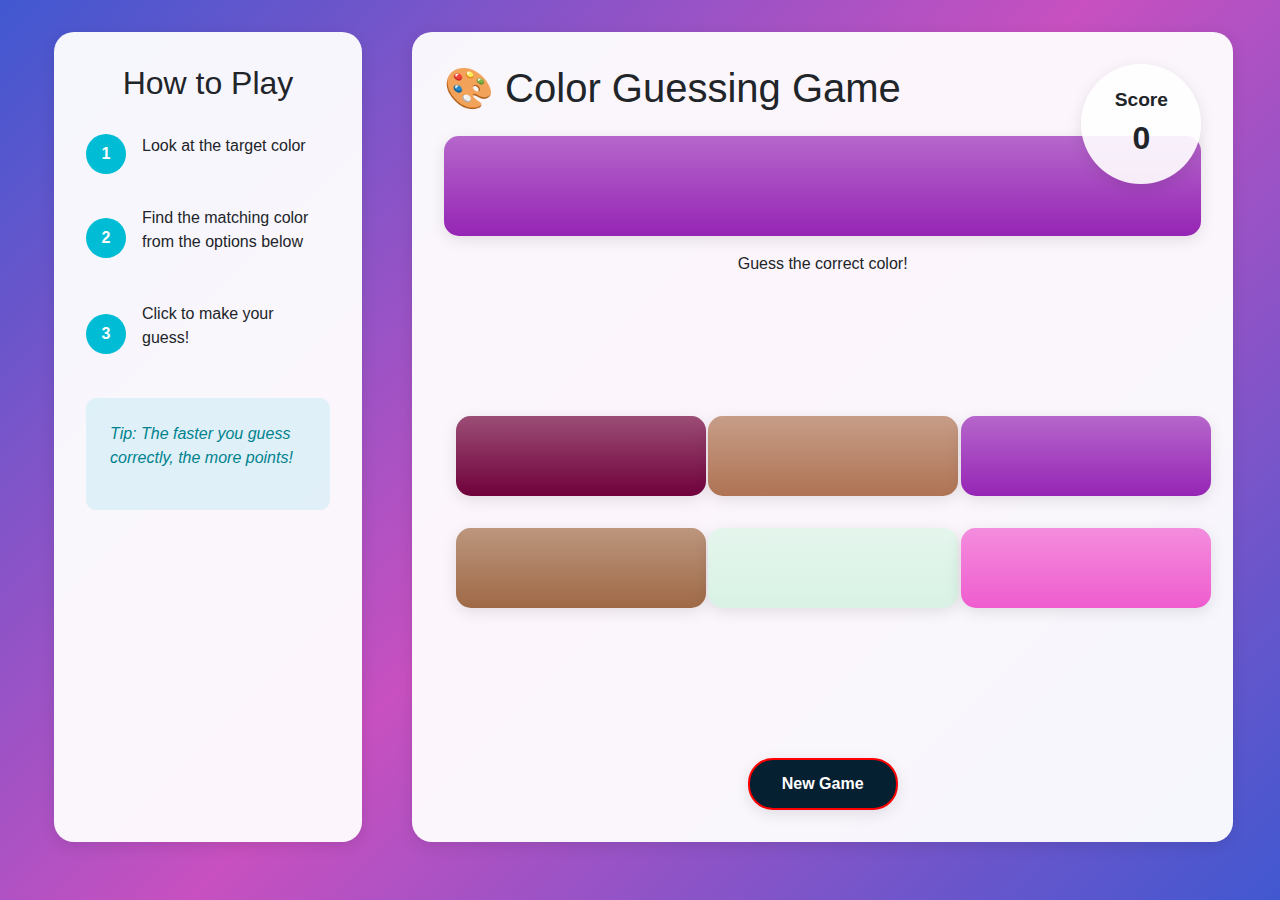
<file: index.html>
<!-- index.html -->
<!DOCTYPE html>
<html lang="en">
<head>
    <meta charset="UTF-8">
    <meta name="viewport" content="width=device-width, initial-scale=1.0">
    <title>Color Guessing Game</title>
    <link rel="stylesheet" href="styles.css">
</head>
<body>
    <div class="container-fluid game-container">
        <div class="row h-100 gx-3"> <!-- Add gx-3 class for horizontal gap -->
            <!-- Instructions Panel -->
            <div class="col-md-3 instructions-panel animate__animated animate__fadeIn">
                <h2 class="text-center mb-4">How to Play</h2>
                <div class="instruction-steps">
                    <div class="step">
                        <div class="step-number">1</div>
                        <p>Look at the target color</p>
                    </div>
                    <div class="step">
                        <div class="step-number">2</div>
                        <p>Find the matching color<br>from the options below</p>
                    </div>
                    <div class="step">
                        <div class="step-number">3</div>
                        <p>Click to make your<br>guess!</p>
                    </div>
                    <div class="tip-box">
                        <p><i>Tip: The faster you guess correctly, the more points!</i></p>
                    </div>
                </div>
            </div>

            <!-- Main Game Area -->
            <div class="col-md-8 game-area"> <!-- Change col-md-9 to col-md-8 -->
                <div class="score-display" data-testid="score">
                    <span class="score-label">Score</span>
                    <span class="score-value">0</span>
                </div>

                <h1 class="game-title animate__animated animate__bounceIn">
                    🎨 Color Guessing Game
                </h1>

                <!-- Target Color -->
                <div class="target-color-container">
                    <div class="target-color" data-testid="colorBox"></div>
                    <p class="text-center mt-3" data-testid="gameInstructions">Guess this color!</p>
                </div>

                <!-- Color Options Grid -->
                <div class="color-options">
                    <div class="row">
                        <div class="col-4">
                            <div class="color-option" data-testid="colorOption"></div>
                        </div>
                        <div class="col-4">
                            <div class="color-option" data-testid="colorOption"></div>
                        </div>
                        <div class="col-4">
                            <div class="color-option" data-testid="colorOption"></div>
                        </div>
                    </div>
                    <div class="row mt-4">
                        <div class="col-4">
                            <div class="color-option" data-testid="colorOption"></div>
                        </div>
                        <div class="col-4">
                            <div class="color-option" data-testid="colorOption"></div>
                        </div>
                        <div class="col-4">
                            <div class="color-option" data-testid="colorOption"></div>
                        </div>
                    </div>
                </div>

                <!-- New Game Button -->
                <div class="text-center mt-4">
                    <button class="new-game-btn" data-testid="newGameButton">New Game</button>
                </div>
            </div>
        </div>
    </div>

    <script src="script.js"></script>
</body>
</html>
</file>
<file: styles.css>
/* styles.css */
@import url('https://cdnjs.cloudflare.com/ajax/libs/bootstrap/5.3.0/css/bootstrap.min.css');
@import url('https://cdnjs.cloudflare.com/ajax/libs/animate.css/4.1.1/animate.min.css');

body {
    min-height: 100vh;
    margin: 0;
    background: linear-gradient(135deg, #4158D0, #C850C0, #4158D0);
    font-family: Arial, sans-serif;
}

.game-container {
    height: 100vh;
    padding: 2rem;
    gap: 2rem;
    padding-left: 2rem;
    padding-right: 2rem;

}

.h-100 {
    display: flex; 
    gap: 50px;
}

/* Instructions Panel */
.instructions-panel {
    background: rgba(255, 255, 255, 0.95);
    border-radius: 20px;
    padding: 2rem;
    box-shadow: 0 4px 15px rgba(0, 0, 0, 0.1);
    height: 90vh;
    overflow-y: auto;
    padding-left: 2rem;
    padding-right: 2rem;
    margin-left: 30px;

}

.instruction-steps {
    margin-top: 2rem;
}

.step {
    display: flex;
    align-items: center;
    margin-bottom: 2rem;
}

.step-number {
    width: 40px;
    height: 40px;
    background: #00BCD4;
    color: white;
    border-radius: 50%;
    display: flex;
    align-items: center;
    justify-content: center;
    font-weight: bold;
    margin-right: 1rem;
}

.tip-box {
    background: rgba(0, 188, 212, 0.1);
    padding: 1.5rem;
    border-radius: 10px;
    margin-top: 2rem;
    color: #00838F;
}

/* Game Area */
.game-area {
    background: rgba(255, 255, 255, 0.95);
    border-radius: 20px;
    padding: 2rem;
    box-shadow: 0 4px 15px rgba(0, 0, 0, 0.1);
    height: 90vh;
    position: relative;
    display: flex;
    flex-direction: column;
}

/* Score Display */
.score-display {
    position: absolute;
    top: 2rem;
    right: 2rem;
    background: rgba(255, 255, 255, 0.9);
    border-radius: 50%;
    width: 120px;
    height: 120px;
    display: flex;
    flex-direction: column;
    align-items: center;
    justify-content: center;
    box-shadow: 0 4px 15px rgba(0, 0, 0, 0.1);
}

.score-label {
    font-weight: bold;
    font-size: 1.2rem;
}

.score-value {
    font-size: 2rem;
    font-weight: bold;
}

/* Target Color */
.target-color-container {
    margin: 1rem 0;
    margin-bottom: 3px;
    flex-grow: 0;
}

.target-color {
    width: 100%;
    height: 100px;
    border-radius: 15px;
    margin: 0 auto;
    box-shadow: 0 4px 15px rgba(0, 0, 0, 0.1);
    background: linear-gradient(to bottom, rgba(255,255,255,0.3), rgba(255,255,255,0));
}

/* Color Options */
.color-options {
    flex-grow: 1;
    display: flex;
    flex-direction: column;
    justify-content: center;
}

.color-options .row {
    margin: 0.5rem 0;
    margin-top: 2px;
}

.color-option {
    width: 250px; /* Set the desired width */
    /*padding-bottom: 80px; /* Match padding-bottom to width to maintain square aspect ratio */
    height: 80px;
    border-radius: 15px;
    cursor: pointer;
    transition: transform 0.3s ease;
    box-shadow: 0 4px 15px rgba(0, 0, 0, 0.1);
    position: relative;
    display: flex;
    justify-content: center;
    align-items: center;
}

.color-option:hover {
    transform: scale(1.05);
}

.color-option::after {
    content: '';
    position: absolute;
    top: 0;
    left: 0;
    right: 0;
    bottom: 0;
    background: linear-gradient(to bottom, rgba(255,255,255,0.3), rgba(255,255,255,0));
    border-radius: 15px;
}

/* New Game Button */
.new-game-btn {
    align-self: center;
    background: #052031;
    color: white;
    border: 2px solid red;
    padding: 0.75rem 2rem;
    border-radius: 25px;
    font-size: 1rem;
    font-weight: bold;
    cursor: pointer;
    transition: transform 0.3s ease;
    box-shadow: 0 4px 15px rgba(0, 0, 0, 0.1);
}

.new-game-btn:hover {
    transform: scale(1.05);
    background: #00ACC1;
}

/* Responsive Adjustments */
@media (max-width: 768px) {
    .instructions-panel, .game-area {
        height: auto;
    }
    .game-container {
        gap: 1rem; /* Slightly less space on smaller screens */
    }
}
</file>
